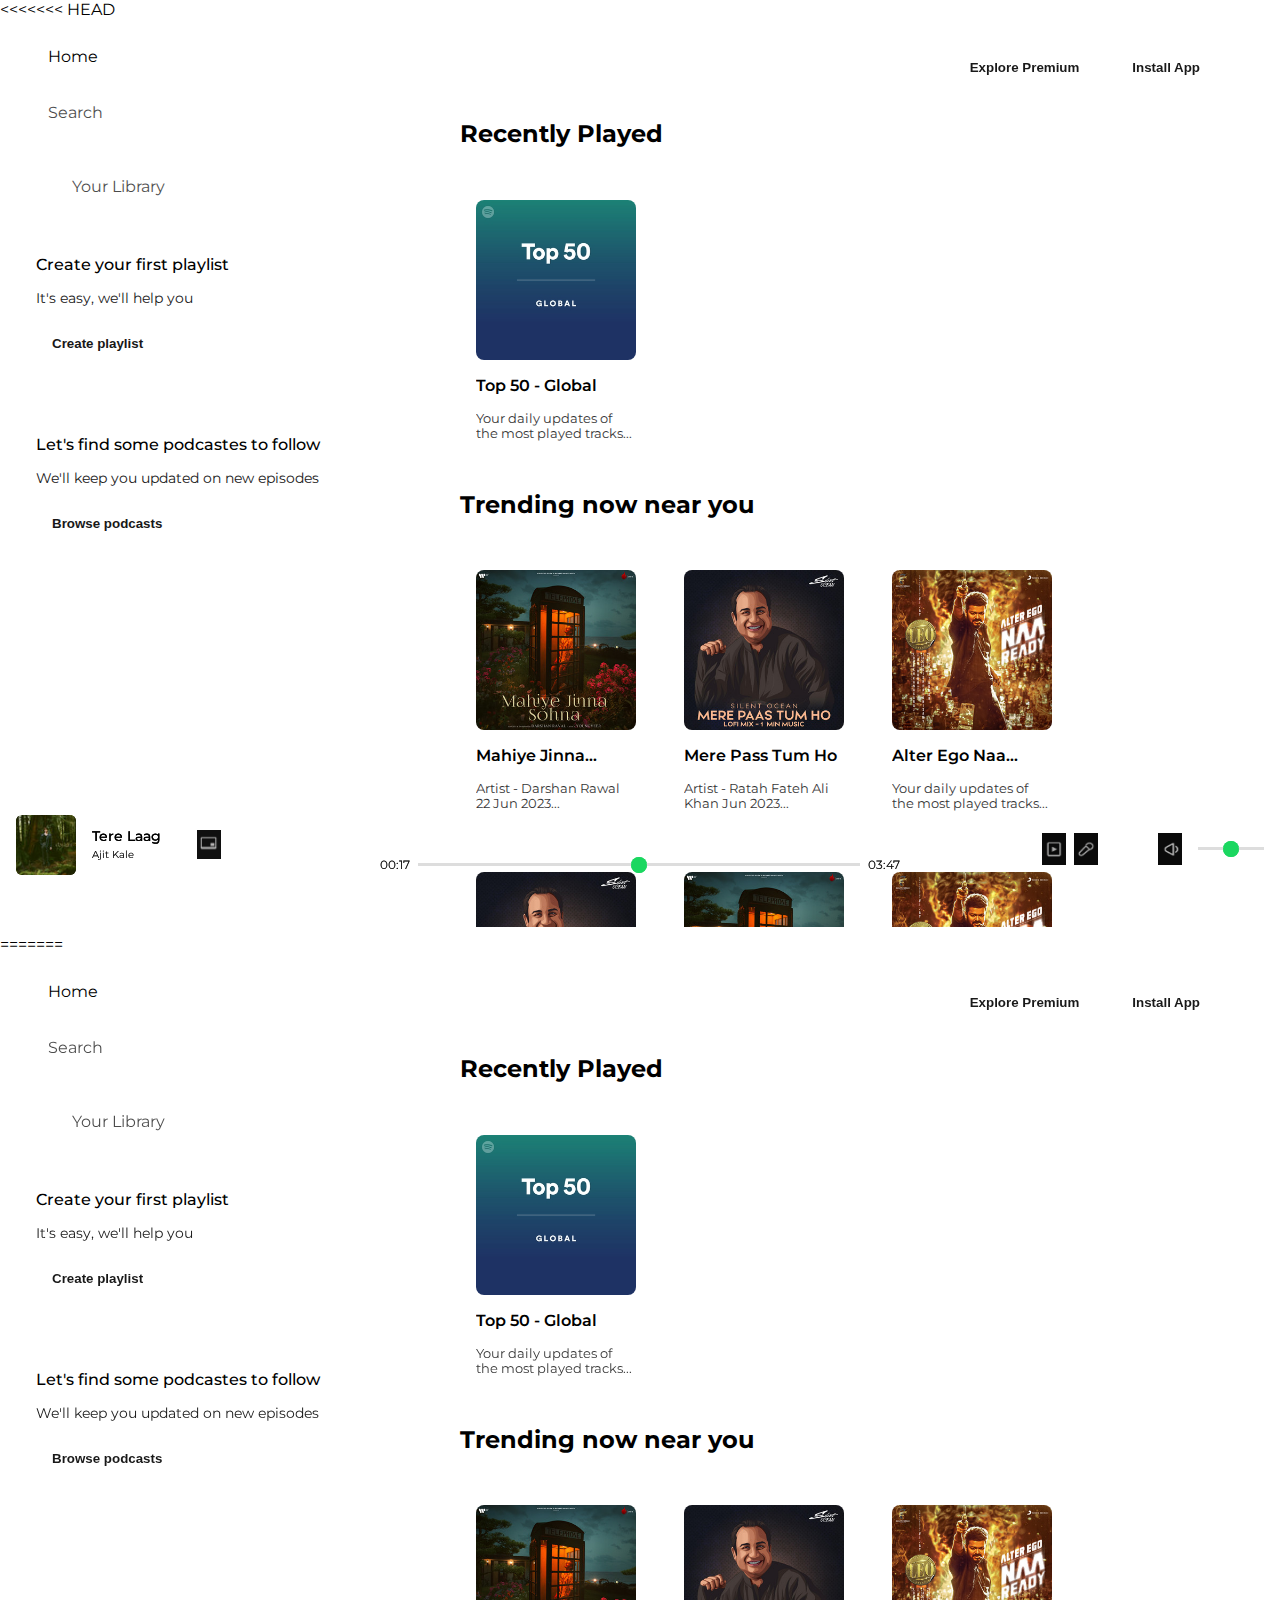
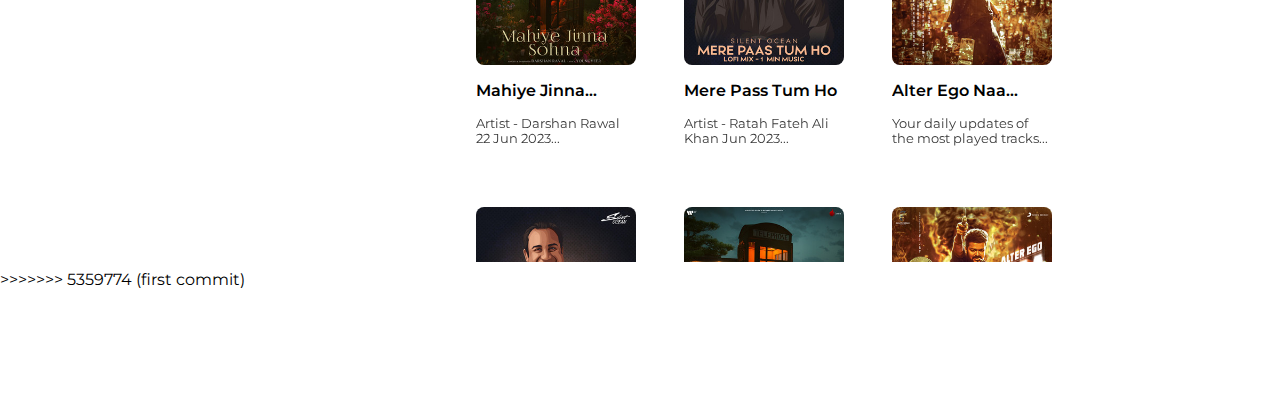
<file: index.html>
<<<<<<< HEAD
<!DOCTYPE html>
<html lang="en">
<head>
    <meta charset="UTF-8">
    <meta name="viewport" content="width=device-width, initial-scale=1.0">
    <title>Spotify - Web Player: Music for everyone</title>

    <link rel="preconnect" href="https://fonts.googleapis.com">
    <link rel="preconnect" href="https://fonts.gstatic.com" crossorigin>
    <link href="https://fonts.googleapis.com/css2?family=Montserrat:wght@300;400;500;600;700&display=swap" rel="stylesheet">
    
    <link rel="icon" href="./assests/logo.png">

    <link rel="stylesheet" href="https://cdnjs.cloudflare.com/ajax/libs/font-awesome/6.4.0/css/all.min.css" 
    integrity="sha512-iecdLmaskl7CVkqkXNQ/ZH/XLlvWZOJyj7Yy7tcenmpD1ypASozpmT/E0iPtmFIB46ZmdtAc9eNBvH0H/ZpiBw==" crossorigin="anonymous" referrerpolicy="no-referrer" />
    
    <link rel="stylesheet" href="style.css">
    
</head>
<body>
    
    <div class="main">


        <div class="sidebar hide">
            <div class="nav">
                <div class="nav-option" style="opacity: 1;">
                    <i class="fa-solid fa-house"></i>
                    <a href="#">Home</a>
                </div>
                <div class="nav-option">
                    <i class="fa-solid fa-magnifying-glass"></i>
                    <a href="#">Search</a>
                </div>
            </div>

            <div class="library ">
                <div class="options">
                    <div class="lib-option nav-option">
                        <img src="./assests/library_icon.png" alt="">
                        <a href="#">Your Library</a>
                    </div>

                    <div class="icons">
                        <i class="fa-solid fa-plus"></i>
                        <i class="fa-solid fa-arrow-right"></i>
                    </div>
                </div>

                <div class="lib-box">
                    <div class="box">
                        <p class="box-p1">Create your first playlist</p>  
                        <p class="box-p2">It's easy, we'll help you</p>
                        <button class="badge">Create playlist</button>
                    </div>

                    <div class="box">
                        <p class="box-p1">Let's find some podcastes to follow</p>  
                        <p class="box-p2">We'll keep you updated on new episodes</p>
                        <button class="badge">Browse podcasts</button>
                    </div>
                </div>
            </div>
        </div>


        <div class="main-content">
            <div class="sticky-nav">

                <div class="sticky-nav-icons">
                    <img src="./assests/backward_icon.png" class="nav-icon" alt="backword icon">
                    <img src="./assests/forward_icon.png" class="hide nav-icon" alt="forward icon">
                </div>

                <div class="sticky-nav-options">
                    <button class="badge nav-item hide">Explore Premium</button>
                    <button class="badge dark-badge nav-item"><i class="fa-regular fa-circle-down" style="margin-right: 5px;"></i>Install App</button>
                    <a href="login.html" target="_blank" rel="noopener noreferrer"><i class="fa-regular fa-user nav-item nav-icon"></i></a>
                </div>
            </div>


            <h2>Recently Played</h2>
            <div class="cards-container">
                <div class="card">
                    <img src="./assests/card1img.jpeg" class="card-img" alt="">
                    <p class="card-title">Top 50 - Global</p>
                    <p class="card-info">Your daily updates of the most played tracks...</p>
                </div>
            </div>

            <h2>Trending now near you</h2>
            <div class="cards-container">
                <div class="card">
                    <img src="./assests/card2img.jpeg" class="card-img" alt="">
                    <p class="card-title">Mahiye Jinna Sohna</p>
                    <p class="card-info">Artist - Darshan Rawal 22 Jun 2023...</p>
                </div>

                <div class="card">
                    <img src="./assests/card3img.jpeg" class="card-img" alt="">
                    <p class="card-title">Mere Pass Tum Ho</p>
                    <p class="card-info">Artist - Ratah Fateh Ali Khan Jun 2023...</p>
                </div>

                <div class="card">
                    <img src="./assests/card4img.jpeg" class="card-img" alt="">
                    <p class="card-title">Alter Ego Naa Reddy</p>
                    <p class="card-info">Your daily updates of the most played tracks...</p>
                </div>

                <div class="card">
                    <img src="./assests/card3img.jpeg" class="card-img" alt="">
                    <p class="card-title">Mere Pass Tum Ho</p>
                    <p class="card-info">Artist - Ratah Fateh Ali Khan Jun 2023...</p>
                </div>

                <div class="card">
                    <img src="./assests/card2img.jpeg" class="card-img" alt="">
                    <p class="card-title">Mahiye Jinna Sohna</p>
                    <p class="card-info">Artist - Darshan Rawal 22 Jun 2023...</p>
                </div>

                <div class="card">
                    <img src="./assests/card4img.jpeg" class="card-img" alt="">
                    <p class="card-title">Alter Ego Naa Reddy</p>
                    <p class="card-info">Your daily updates of the most played tracks...</p>
                </div>

            </div>

            <h2>Featured Charts</h2>
            <div class="cards-container">
                <div class="cards-container">
                    <div class="card">
                        <img src="./assests/card5img.jpeg" class="card-img" alt="">
                        <p class="card-title">Top Songs Global</p>
                        <p class="card-info">Your daily updates of the most played tracks...</p>
                    </div>
                </div>

                <div class="cards-container">
                    <div class="card">
                        <img src="./assests/card4img.jpeg" class="card-img" alt="">
                        <p class="card-title">Alter Ego Naa Reddy</p>
                        <p class="card-info">Your daily updates of the most played tracks...</p>
                    </div>
                </div>
    
                <div class="cards-container">
                    <div class="card">
                        <img src="./assests/card6img.jpeg" class="card-img" alt="">
                        <p class="card-title">Top Songs India</p>
                        <p class="card-info">Your daily updates of the most played tracks...</p>
                    </div>
                </div>
                
                <div class="cards-container">
                    <div class="card">
                        <img src="./assests/card5img.jpeg" class="card-img" alt="">
                        <p class="card-title">Top Songs Global</p>
                        <p class="card-info">Your daily updates of the most played tracks...</p>
                    </div>
                </div>
                
            </div>
            
            <div class="footer">
                <div class="line"></div>
            </div>
        </div>

        <div class="music-player">

            <div class="album hide">
                <img src="./Homework assests/album_picture.jpeg" class="album-image album-hover" alt="album_picture">
                
                <div class="album-details">
                    <span class="album-title album-hover">Tere Laag</span>
                    <span class="album-info album-hover"> Ajit Kale</span>
                </div>
                
                <img src="./Homework assests/album_icon1.png" class="album-icon" alt="icon">
                <img src="./Homework assests/album_icon2.png" class="album-icon" alt="icon">
            </div>

            <div class="player">
                <div class="player-controls">
                    <img src="./assests/player_icon1.png" class="player-control-icon" alt="button">
                    <img src="./assests/player_icon2.png" class="player-control-icon" alt="button">
                    <img src="./assests/player_icon3.png" class="player-control-icon play-button" alt="button" >
                    <img src="./assests/player_icon4.png" class="player-control-icon" alt="button">
                    <img src="./assests/player_icon5.png" class="player-control-icon" alt="button">
                </div>
                <div class="playback-bar">
                    <span class="curr-time">00:17</span>
                    <input type="range" min="0" max="100" class="progress-bar" step="1">
                    <span class="tot-time">03:47</span>
                </div>
            </div>

            <div class="controls hide">
                <img src="./Homework assests/controls_icon1.png" alt="" class="controls-icons album-hover">
                <img src="./Homework assests/controld_icon2.png" alt="" class="controls-icons album-hover">
                <img src="./Homework assests/controls_icon3.png" alt="" class="controls-icons album-hover" style="height: 1.2rem; width: 1.2rem;">
                <img src="./Homework assests/controls_icon4.png" alt="" class="controls-icons album-hover" style="height: 1rem; width: 1rem;">
                <img src="./Homework assests/controls_icon5.png" alt="" class="controls-icons album-hover">
                <input type="range" min="0" max="100" class="volume-bar" step="1" >
            </div>

        </div>
    </div>

</body>
</html>
=======
<!DOCTYPE html>
<html lang="en">
<head>
    <meta charset="UTF-8">
    <meta name="viewport" content="width=device-width, initial-scale=1.0">
    <title>Spotify - Web Player: Music for everyone</title>

    <link rel="preconnect" href="https://fonts.googleapis.com">
    <link rel="preconnect" href="https://fonts.gstatic.com" crossorigin>
    <link href="https://fonts.googleapis.com/css2?family=Montserrat:wght@300;400;500;600;700&display=swap" rel="stylesheet">
    
    <link rel="icon" href="./assests/logo.png">

    <link rel="stylesheet" href="https://cdnjs.cloudflare.com/ajax/libs/font-awesome/6.4.0/css/all.min.css" 
    integrity="sha512-iecdLmaskl7CVkqkXNQ/ZH/XLlvWZOJyj7Yy7tcenmpD1ypASozpmT/E0iPtmFIB46ZmdtAc9eNBvH0H/ZpiBw==" crossorigin="anonymous" referrerpolicy="no-referrer" />
    
    <link rel="stylesheet" href="style.css">
    
</head>
<body>
    
    <div class="main">


        <div class="sidebar hide">
            <div class="nav">
                <div class="nav-option" style="opacity: 1;">
                    <i class="fa-solid fa-house"></i>
                    <a href="#">Home</a>
                </div>
                <div class="nav-option">
                    <i class="fa-solid fa-magnifying-glass"></i>
                    <a href="#">Search</a>
                </div>
            </div>

            <div class="library ">
                <div class="options">
                    <div class="lib-option nav-option">
                        <img src="./assests/library_icon.png" alt="">
                        <a href="#">Your Library</a>
                    </div>

                    <div class="icons">
                        <i class="fa-solid fa-plus"></i>
                        <i class="fa-solid fa-arrow-right"></i>
                    </div>
                </div>

                <div class="lib-box">
                    <div class="box">
                        <p class="box-p1">Create your first playlist</p>  
                        <p class="box-p2">It's easy, we'll help you</p>
                        <button class="badge">Create playlist</button>
                    </div>

                    <div class="box">
                        <p class="box-p1">Let's find some podcastes to follow</p>  
                        <p class="box-p2">We'll keep you updated on new episodes</p>
                        <button class="badge">Browse podcasts</button>
                    </div>
                </div>
            </div>
        </div>


        <div class="main-content">
            <div class="sticky-nav">

                <div class="sticky-nav-icons">
                    <img src="./assests/backward_icon.png" class="nav-icon" alt="backword icon">
                    <img src="./assests/forward_icon.png" class="hide nav-icon" alt="forward icon">
                </div>

                <div class="sticky-nav-options">
                    <button class="badge nav-item hide">Explore Premium</button>
                    <button class="badge dark-badge nav-item"><i class="fa-regular fa-circle-down" style="margin-right: 5px;"></i>Install App</button>
                    <i class="fa-regular fa-user nav-item nav-icon"></i>
                </div>
            </div>


            <h2>Recently Played</h2>
            <div class="cards-container">
                <div class="card">
                    <img src="./assests/card1img.jpeg" class="card-img" alt="">
                    <p class="card-title">Top 50 - Global</p>
                    <p class="card-info">Your daily updates of the most played tracks...</p>
                </div>
            </div>

            <h2>Trending now near you</h2>
            <div class="cards-container">
                <div class="card">
                    <img src="./assests/card2img.jpeg" class="card-img" alt="">
                    <p class="card-title">Mahiye Jinna Sohna</p>
                    <p class="card-info">Artist - Darshan Rawal 22 Jun 2023...</p>
                </div>

                <div class="card">
                    <img src="./assests/card3img.jpeg" class="card-img" alt="">
                    <p class="card-title">Mere Pass Tum Ho</p>
                    <p class="card-info">Artist - Ratah Fateh Ali Khan Jun 2023...</p>
                </div>

                <div class="card">
                    <img src="./assests/card4img.jpeg" class="card-img" alt="">
                    <p class="card-title">Alter Ego Naa Reddy</p>
                    <p class="card-info">Your daily updates of the most played tracks...</p>
                </div>

                <div class="card">
                    <img src="./assests/card3img.jpeg" class="card-img" alt="">
                    <p class="card-title">Mere Pass Tum Ho</p>
                    <p class="card-info">Artist - Ratah Fateh Ali Khan Jun 2023...</p>
                </div>

                <div class="card">
                    <img src="./assests/card2img.jpeg" class="card-img" alt="">
                    <p class="card-title">Mahiye Jinna Sohna</p>
                    <p class="card-info">Artist - Darshan Rawal 22 Jun 2023...</p>
                </div>

                <div class="card">
                    <img src="./assests/card4img.jpeg" class="card-img" alt="">
                    <p class="card-title">Alter Ego Naa Reddy</p>
                    <p class="card-info">Your daily updates of the most played tracks...</p>
                </div>

            </div>

            <h2>Featured Charts</h2>
            <div class="cards-container">
                <div class="cards-container">
                    <div class="card">
                        <img src="./assests/card5img.jpeg" class="card-img" alt="">
                        <p class="card-title">Top Songs Global</p>
                        <p class="card-info">Your daily updates of the most played tracks...</p>
                    </div>
                </div>

                <div class="cards-container">
                    <div class="card">
                        <img src="./assests/card4img.jpeg" class="card-img" alt="">
                        <p class="card-title">Alter Ego Naa Reddy</p>
                        <p class="card-info">Your daily updates of the most played tracks...</p>
                    </div>
                </div>
    
                <div class="cards-container">
                    <div class="card">
                        <img src="./assests/card6img.jpeg" class="card-img" alt="">
                        <p class="card-title">Top Songs India</p>
                        <p class="card-info">Your daily updates of the most played tracks...</p>
                    </div>
                </div>
                
                <div class="cards-container">
                    <div class="card">
                        <img src="./assests/card5img.jpeg" class="card-img" alt="">
                        <p class="card-title">Top Songs Global</p>
                        <p class="card-info">Your daily updates of the most played tracks...</p>
                    </div>
                </div>
                
            </div>
            
            <div class="footer">
                <div class="line"></div>
            </div>
        </div>

        <div class="music-player">

            <div class="album hide">
                <img src="./Homework assests/album_picture.jpeg" class="album-image album-hover" alt="album_picture">
                
                <div class="album-details">
                    <span class="album-title album-hover">Tere Laag</span>
                    <span class="album-info album-hover"> Ajit Kale</span>
                </div>
                
                <img src="./Homework assests/album_icon1.png" class="album-icon" alt="icon">
                <img src="./Homework assests/album_icon2.png" class="album-icon" alt="icon">
            </div>

            <div class="player">
                <div class="player-controls">
                    <img src="./assests/player_icon1.png" class="player-control-icon" alt="button">
                    <img src="./assests/player_icon2.png" class="player-control-icon" alt="button">
                    <img src="./assests/player_icon3.png" class="player-control-icon play-button" alt="button" >
                    <img src="./assests/player_icon4.png" class="player-control-icon" alt="button">
                    <img src="./assests/player_icon5.png" class="player-control-icon" alt="button">
                </div>
                <div class="playback-bar">
                    <span class="curr-time">00:17</span>
                    <input type="range" min="0" max="100" class="progress-bar" step="1">
                    <span class="tot-time">03:47</span>
                </div>
            </div>

            <div class="controls hide">
                <img src="./Homework assests/controls_icon1.png" alt="" class="controls-icons album-hover">
                <img src="./Homework assests/controld_icon2.png" alt="" class="controls-icons album-hover">
                <img src="./Homework assests/controls_icon3.png" alt="" class="controls-icons album-hover" style="height: 1.2rem; width: 1.2rem;">
                <img src="./Homework assests/controls_icon4.png" alt="" class="controls-icons album-hover" style="height: 1rem; width: 1rem;">
                <img src="./Homework assests/controls_icon5.png" alt="" class="controls-icons album-hover">
                <input type="range" min="0" max="100" class="volume-bar" step="1" >
            </div>

        </div>
    </div>

</body>
</html>
>>>>>>> 5359774 (first commit)
</file>
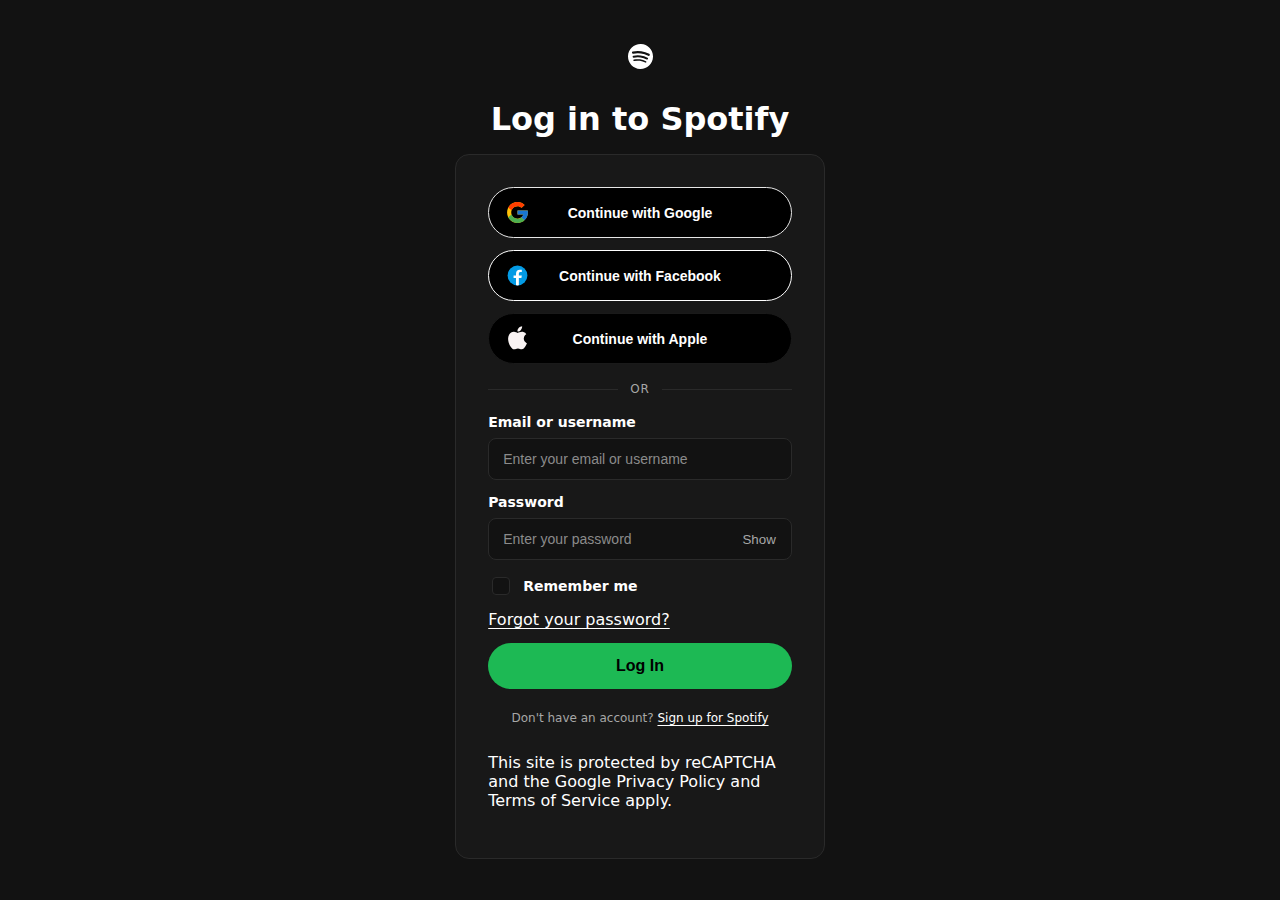
<file: login.html>
<!DOCTYPE html>
<html lang="en">
  <head>
    <meta charset="UTF-8" />
    <meta name="viewport" content="width=device-width, initial-scale=1" />
    <title>Log in – Spotify</title>
   <link rel="stylesheet" href="auth.css">
    <link rel="icon" href="./assests/logo.png">
   <link rel="preconnect" href="https://fonts.googleapis.com">
    <link rel="preconnect" href="https://fonts.gstatic.com" crossorigin>
    <link href="https://fonts.googleapis.com/css2?family=Montserrat:wght@300;400;500;600;700&display=swap" rel="stylesheet">
    
  </head>
  <body>
    <main class="container" >
      <div class="header" >
        <div class="logo" ><svg role="img" viewBox="0 0 24 24" aria-label="Spotify" aria-hidden="false" height="100%" data-encore-id="logoSpotify" class="Svg-sc-6c3c1v-0 dCdTff" style="fill: white;"><title>Spotify</title><path d="M13.427.01C6.805-.253 1.224 4.902.961 11.524.698 18.147 5.853 23.728 12.476 23.99c6.622.263 12.203-4.892 12.466-11.514S20.049.272 13.427.01m5.066 17.579a.717.717 0 0 1-.977.268 14.4 14.4 0 0 0-5.138-1.747 14.4 14.4 0 0 0-5.42.263.717.717 0 0 1-.338-1.392c1.95-.474 3.955-.571 5.958-.29 2.003.282 3.903.928 5.647 1.92a.717.717 0 0 1 .268.978m1.577-3.15a.93.93 0 0 1-1.262.376 17.7 17.7 0 0 0-5.972-1.96 17.7 17.7 0 0 0-6.281.238.93.93 0 0 1-1.11-.71.93.93 0 0 1 .71-1.11 19.5 19.5 0 0 1 6.94-.262 19.5 19.5 0 0 1 6.599 2.165c.452.245.62.81.376 1.263m1.748-3.551a1.147 1.147 0 0 1-1.546.488 21.4 21.4 0 0 0-6.918-2.208 21.4 21.4 0 0 0-7.259.215 1.146 1.146 0 0 1-.456-2.246 23.7 23.7 0 0 1 8.034-.24 23.7 23.7 0 0 1 7.657 2.445c.561.292.78.984.488 1.546m13.612-.036-.832-.247c-1.67-.495-2.14-.681-2.14-1.353 0-.637.708-1.327 2.264-1.327 1.539 0 2.839.752 3.51 1.31.116.096.24.052.24-.098V6.935c0-.097-.027-.15-.098-.203-.83-.62-2.272-1.07-3.723-1.07-2.953 0-4.722 1.68-4.722 3.59 0 2.157 1.371 2.91 3.626 3.546l.973.274c1.689.478 1.998.902 1.998 1.556 0 1.097-.831 1.433-2.07 1.433-1.556 0-3.457-.911-4.35-2.025-.08-.098-.177-.053-.177.062v2.423c0 .097.01.141.08.22.743.814 2.52 1.53 4.59 1.53 2.546 0 4.456-1.485 4.456-3.784 0-1.787-1.052-2.865-3.625-3.635m10.107-1.76c-1.68 0-2.653 1.026-3.219 2.052V9.376c0-.08-.044-.124-.124-.124h-2.22c-.079 0-.123.044-.123.124V20.72c0 .08.044.124.124.124h2.22c.079 0 .123-.044.123-.124v-4.536c.566 1.025 1.521 2.034 3.237 2.034 2.264 0 3.89-1.955 3.89-4.581s-1.644-4.545-3.908-4.545m-.654 6.986c-1.185 0-2.211-1.167-2.618-2.458.407-1.362 1.344-2.405 2.618-2.405 1.211 0 2.051.92 2.051 2.423s-.84 2.44-2.051 2.44m40.633-6.826h-2.264c-.08 0-.115.017-.15.097l-2.282 5.483-2.29-5.483c-.035-.08-.07-.097-.15-.097h-3.661v-.584c0-.955.645-1.397 1.476-1.397.496 0 1.035.256 1.415.486.089.053.15-.008.115-.088l-.796-1.901a.26.26 0 0 0-.124-.133c-.389-.203-1.025-.38-1.644-.38-1.875 0-2.954 1.432-2.954 3.254v.743h-1.503c-.08 0-.124.044-.124.124v1.768c0 .08.044.124.124.124h1.503v6.668c0 .08.044.123.124.123h2.264c.08 0 .124-.044.124-.123v-6.668h1.936l2.812 6.11-1.512 3.325c-.044.098.009.142.097.142h2.414c.08 0 .116-.018.15-.097l4.997-11.355c.035-.08-.009-.141-.097-.141M54.964 9.04c-2.865 0-4.837 2.025-4.837 4.616 0 2.573 1.971 4.616 4.837 4.616 2.856 0 4.846-2.043 4.846-4.616 0-2.591-1.99-4.616-4.846-4.616m.008 7.065c-1.37 0-2.343-1.043-2.343-2.45 0-1.405.973-2.449 2.343-2.449 1.362 0 2.335 1.043 2.335 2.45 0 1.406-.973 2.45-2.335 2.45m33.541-6.334a1.24 1.24 0 0 0-.483-.471 1.4 1.4 0 0 0-.693-.17q-.384 0-.693.17a1.24 1.24 0 0 0-.484.471q-.174.302-.174.681 0 .375.174.677.175.3.484.471t.693.17.693-.17.483-.471.175-.676q0-.38-.175-.682m-.211 1.247a1 1 0 0 1-.394.39 1.15 1.15 0 0 1-.571.14 1.16 1.16 0 0 1-.576-.14 1 1 0 0 1-.391-.39 1.14 1.14 0 0 1-.14-.566q0-.316.14-.562t.391-.388.576-.14q.32 0 .57.14.253.141.395.39t.142.565q0 .312-.142.56m-19.835-5.78c-.85 0-1.468.6-1.468 1.396s.619 1.397 1.468 1.397c.866 0 1.485-.6 1.485-1.397 0-.796-.619-1.397-1.485-1.397m19.329 5.19a.31.31 0 0 0 .134-.262q0-.168-.132-.266-.132-.099-.381-.099h-.588v1.229h.284v-.489h.154l.374.489h.35l-.41-.518a.5.5 0 0 0 .215-.084m-.424-.109h-.26v-.3h.27q.12 0 .184.036a.12.12 0 0 1 .065.116.12.12 0 0 1-.067.111.4.4 0 0 1-.192.037M69.607 9.252h-2.263c-.08 0-.124.044-.124.124v8.56c0 .08.044.123.124.123h2.263c.08 0 .124-.044.124-.123v-8.56c0-.08-.044-.124-.124-.124m-3.333 6.605a2.1 2.1 0 0 1-1.053.257c-.725 0-1.185-.425-1.185-1.362v-3.484h2.211c.08 0 .124-.044.124-.124V9.376c0-.08-.044-.124-.124-.124h-2.21V6.944c0-.097-.063-.15-.15-.08l-3.954 3.113c-.053.044-.07.088-.07.16v1.007c0 .08.044.124.123.124h1.539v3.855c0 2.087 1.203 3.06 2.918 3.06.743 0 1.46-.194 1.884-.442.062-.035.07-.07.07-.133v-1.68c0-.088-.044-.115-.123-.07" transform="translate(-0.95,0)"></path></svg></div>
      </div>
      <h1 id="page-title" class="headline">Log in to Spotify</h1>

      <section class="card" >
        <div class="socials">
          <button
            type="button"
            class="btn google sign"
          >
            <span class="ico" ><svg xmlns="http://www.w3.org/2000/svg" x="0px" y="0px" width="100" height="100" viewBox="0 0 48 48">
<path fill="#FFC107" d="M43.611,20.083H42V20H24v8h11.303c-1.649,4.657-6.08,8-11.303,8c-6.627,0-12-5.373-12-12c0-6.627,5.373-12,12-12c3.059,0,5.842,1.154,7.961,3.039l5.657-5.657C34.046,6.053,29.268,4,24,4C12.955,4,4,12.955,4,24c0,11.045,8.955,20,20,20c11.045,0,20-8.955,20-20C44,22.659,43.862,21.35,43.611,20.083z"></path><path fill="#FF3D00" d="M6.306,14.691l6.571,4.819C14.655,15.108,18.961,12,24,12c3.059,0,5.842,1.154,7.961,3.039l5.657-5.657C34.046,6.053,29.268,4,24,4C16.318,4,9.656,8.337,6.306,14.691z"></path><path fill="#4CAF50" d="M24,44c5.166,0,9.86-1.977,13.409-5.192l-6.19-5.238C29.211,35.091,26.715,36,24,36c-5.202,0-9.619-3.317-11.283-7.946l-6.522,5.025C9.505,39.556,16.227,44,24,44z"></path><path fill="#1976D2" d="M43.611,20.083H42V20H24v8h11.303c-0.792,2.237-2.231,4.166-4.087,5.571c0.001-0.001,0.002-0.001,0.003-0.002l6.19,5.238C36.971,39.205,44,34,44,24C44,22.659,43.862,21.35,43.611,20.083z"></path>
</svg></span>
            <span class="label">Continue with Google</span>
            <span></span>
          </button>
          <button
            type="button"
            class="btn facebook sign"
          >
            <span class="ico"><svg xmlns="http://www.w3.org/2000/svg" x="0px" y="0px" width="100" height="100" viewBox="0 0 48 48">
<path fill="#039be5" d="M24 5A19 19 0 1 0 24 43A19 19 0 1 0 24 5Z"></path><path fill="#fff" d="M26.572,29.036h4.917l0.772-4.995h-5.69v-2.73c0-2.075,0.678-3.915,2.619-3.915h3.119v-4.359c-0.548-0.074-1.707-0.236-3.897-0.236c-4.573,0-7.254,2.415-7.254,7.917v3.323h-4.701v4.995h4.701v13.729C22.089,42.905,23.032,43,24,43c0.875,0,1.729-0.08,2.572-0.194V29.036z"></path>
</svg></span>
            <span class="label">Continue with Facebook</span>
            <span></span>
          </button>
          <button
            type="button"
            class="btn apple"
          >
            <span class="ico"><svg xmlns="http://www.w3.org/2000/svg" x="0px" y="0px" width="100" height="100" viewBox="0,0,256,256">
<g fill="#f9f3f3" fill-rule="nonzero" stroke="none" stroke-width="1" stroke-linecap="butt" stroke-linejoin="miter" stroke-miterlimit="10" stroke-dasharray="" stroke-dashoffset="0" font-family="none" font-weight="none" font-size="none" text-anchor="none" style="mix-blend-mode: normal"><g transform="scale(8.53333,8.53333)"><path d="M25.565,9.785c-0.123,0.077 -3.051,1.702 -3.051,5.305c0.138,4.109 3.695,5.55 3.756,5.55c-0.061,0.077 -0.537,1.963 -1.947,3.94c-1.119,1.703 -2.361,3.42 -4.247,3.42c-1.794,0 -2.438,-1.135 -4.508,-1.135c-2.223,0 -2.852,1.135 -4.554,1.135c-1.886,0 -3.22,-1.809 -4.4,-3.496c-1.533,-2.208 -2.836,-5.673 -2.882,-9c-0.031,-1.763 0.307,-3.496 1.165,-4.968c1.211,-2.055 3.373,-3.45 5.734,-3.496c1.809,-0.061 3.419,1.242 4.523,1.242c1.058,0 3.036,-1.242 5.274,-1.242c0.966,0.001 3.542,0.292 5.137,2.745zM15.001,6.688c-0.322,-1.61 0.567,-3.22 1.395,-4.247c1.058,-1.242 2.729,-2.085 4.17,-2.085c0.092,1.61 -0.491,3.189 -1.533,4.339c-0.935,1.242 -2.545,2.177 -4.032,1.993z"></path></g></g>
</svg></span>
            <span class="label">Continue with Apple</span>
            <span></span>
          </button>
        </div>

        <div class="divider" >or</div>

        <form id="login-form" >
          <div class="field">
            <label for="identifier">Email or username</label>
            <input
              class="input"
              id="identifier"
              name="identifier"
              type="email"
              placeholder="Enter your email or username"
              autocomplete="username"
              required
            />
          </div>

          <div class="field">
            <label for="password">Password</label>
            <div class="password-wrap">
              <input
                class="input"
                id="password"
                name="password"
                type="password"
                placeholder="Enter your password"
                required
              />
              <button
                type="button"
                class="toggle-pass"
              >
                Show
              </button>
            </div>
          </div>

          <div class="row">
            <label class="checkbox">
              <input
                id="remember"
                name="remember"
                type="checkbox"
              />
              <span>Remember me</span>
            </label>
            <a class="muted-link" href="#">Forgot your password?</a>
          </div>

          <button class="cta" type="submit">Log In</button>

          <p class="footer">
            Don't have an account?
            <a class="muted-link" href="signup.html">Sign up for Spotify</a>
          </p>
        </form>
        <p>This site is protected by reCAPTCHA and the Google Privacy Policy and Terms of Service apply.</p>
      </section>
          

    </main>
  </body>
</html>
</file>
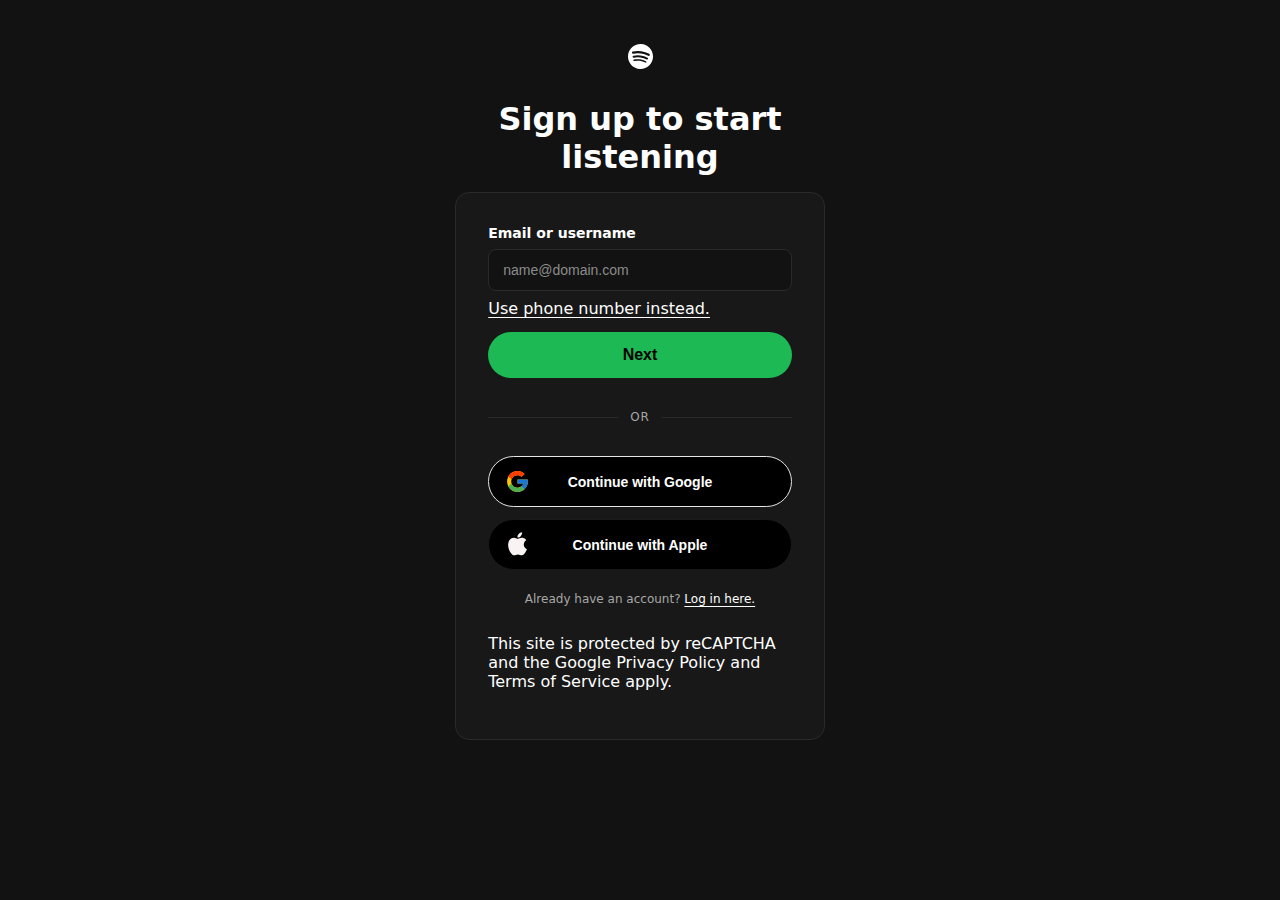
<file: signup.html>
<!DOCTYPE html>
<html lang="en">
  <head>
    <meta charset="UTF-8" />
    <meta name="viewport" content="width=device-width, initial-scale=1" />
    <title>Sign Up – Spotify</title>
   <link rel="stylesheet" href="auth.css">
    <link rel="icon" href="./assests/logo.png">
   <link rel="preconnect" href="https://fonts.googleapis.com">
    <link rel="preconnect" href="https://fonts.gstatic.com" crossorigin>
    <link href="https://fonts.googleapis.com/css2?family=Montserrat:wght@300;400;500;600;700&display=swap" rel="stylesheet">
    
  </head>
  <body>
    <main class="container" >
      <div class="header" >
        <div class="logo" ><svg role="img" viewBox="0 0 24 24" aria-label="Spotify" aria-hidden="false" height="100%" data-encore-id="logoSpotify" class="Svg-sc-6c3c1v-0 dCdTff" style="fill: white;"><title>Spotify</title><path d="M13.427.01C6.805-.253 1.224 4.902.961 11.524.698 18.147 5.853 23.728 12.476 23.99c6.622.263 12.203-4.892 12.466-11.514S20.049.272 13.427.01m5.066 17.579a.717.717 0 0 1-.977.268 14.4 14.4 0 0 0-5.138-1.747 14.4 14.4 0 0 0-5.42.263.717.717 0 0 1-.338-1.392c1.95-.474 3.955-.571 5.958-.29 2.003.282 3.903.928 5.647 1.92a.717.717 0 0 1 .268.978m1.577-3.15a.93.93 0 0 1-1.262.376 17.7 17.7 0 0 0-5.972-1.96 17.7 17.7 0 0 0-6.281.238.93.93 0 0 1-1.11-.71.93.93 0 0 1 .71-1.11 19.5 19.5 0 0 1 6.94-.262 19.5 19.5 0 0 1 6.599 2.165c.452.245.62.81.376 1.263m1.748-3.551a1.147 1.147 0 0 1-1.546.488 21.4 21.4 0 0 0-6.918-2.208 21.4 21.4 0 0 0-7.259.215 1.146 1.146 0 0 1-.456-2.246 23.7 23.7 0 0 1 8.034-.24 23.7 23.7 0 0 1 7.657 2.445c.561.292.78.984.488 1.546m13.612-.036-.832-.247c-1.67-.495-2.14-.681-2.14-1.353 0-.637.708-1.327 2.264-1.327 1.539 0 2.839.752 3.51 1.31.116.096.24.052.24-.098V6.935c0-.097-.027-.15-.098-.203-.83-.62-2.272-1.07-3.723-1.07-2.953 0-4.722 1.68-4.722 3.59 0 2.157 1.371 2.91 3.626 3.546l.973.274c1.689.478 1.998.902 1.998 1.556 0 1.097-.831 1.433-2.07 1.433-1.556 0-3.457-.911-4.35-2.025-.08-.098-.177-.053-.177.062v2.423c0 .097.01.141.08.22.743.814 2.52 1.53 4.59 1.53 2.546 0 4.456-1.485 4.456-3.784 0-1.787-1.052-2.865-3.625-3.635m10.107-1.76c-1.68 0-2.653 1.026-3.219 2.052V9.376c0-.08-.044-.124-.124-.124h-2.22c-.079 0-.123.044-.123.124V20.72c0 .08.044.124.124.124h2.22c.079 0 .123-.044.123-.124v-4.536c.566 1.025 1.521 2.034 3.237 2.034 2.264 0 3.89-1.955 3.89-4.581s-1.644-4.545-3.908-4.545m-.654 6.986c-1.185 0-2.211-1.167-2.618-2.458.407-1.362 1.344-2.405 2.618-2.405 1.211 0 2.051.92 2.051 2.423s-.84 2.44-2.051 2.44m40.633-6.826h-2.264c-.08 0-.115.017-.15.097l-2.282 5.483-2.29-5.483c-.035-.08-.07-.097-.15-.097h-3.661v-.584c0-.955.645-1.397 1.476-1.397.496 0 1.035.256 1.415.486.089.053.15-.008.115-.088l-.796-1.901a.26.26 0 0 0-.124-.133c-.389-.203-1.025-.38-1.644-.38-1.875 0-2.954 1.432-2.954 3.254v.743h-1.503c-.08 0-.124.044-.124.124v1.768c0 .08.044.124.124.124h1.503v6.668c0 .08.044.123.124.123h2.264c.08 0 .124-.044.124-.123v-6.668h1.936l2.812 6.11-1.512 3.325c-.044.098.009.142.097.142h2.414c.08 0 .116-.018.15-.097l4.997-11.355c.035-.08-.009-.141-.097-.141M54.964 9.04c-2.865 0-4.837 2.025-4.837 4.616 0 2.573 1.971 4.616 4.837 4.616 2.856 0 4.846-2.043 4.846-4.616 0-2.591-1.99-4.616-4.846-4.616m.008 7.065c-1.37 0-2.343-1.043-2.343-2.45 0-1.405.973-2.449 2.343-2.449 1.362 0 2.335 1.043 2.335 2.45 0 1.406-.973 2.45-2.335 2.45m33.541-6.334a1.24 1.24 0 0 0-.483-.471 1.4 1.4 0 0 0-.693-.17q-.384 0-.693.17a1.24 1.24 0 0 0-.484.471q-.174.302-.174.681 0 .375.174.677.175.3.484.471t.693.17.693-.17.483-.471.175-.676q0-.38-.175-.682m-.211 1.247a1 1 0 0 1-.394.39 1.15 1.15 0 0 1-.571.14 1.16 1.16 0 0 1-.576-.14 1 1 0 0 1-.391-.39 1.14 1.14 0 0 1-.14-.566q0-.316.14-.562t.391-.388.576-.14q.32 0 .57.14.253.141.395.39t.142.565q0 .312-.142.56m-19.835-5.78c-.85 0-1.468.6-1.468 1.396s.619 1.397 1.468 1.397c.866 0 1.485-.6 1.485-1.397 0-.796-.619-1.397-1.485-1.397m19.329 5.19a.31.31 0 0 0 .134-.262q0-.168-.132-.266-.132-.099-.381-.099h-.588v1.229h.284v-.489h.154l.374.489h.35l-.41-.518a.5.5 0 0 0 .215-.084m-.424-.109h-.26v-.3h.27q.12 0 .184.036a.12.12 0 0 1 .065.116.12.12 0 0 1-.067.111.4.4 0 0 1-.192.037M69.607 9.252h-2.263c-.08 0-.124.044-.124.124v8.56c0 .08.044.123.124.123h2.263c.08 0 .124-.044.124-.123v-8.56c0-.08-.044-.124-.124-.124m-3.333 6.605a2.1 2.1 0 0 1-1.053.257c-.725 0-1.185-.425-1.185-1.362v-3.484h2.211c.08 0 .124-.044.124-.124V9.376c0-.08-.044-.124-.124-.124h-2.21V6.944c0-.097-.063-.15-.15-.08l-3.954 3.113c-.053.044-.07.088-.07.16v1.007c0 .08.044.124.123.124h1.539v3.855c0 2.087 1.203 3.06 2.918 3.06.743 0 1.46-.194 1.884-.442.062-.035.07-.07.07-.133v-1.68c0-.088-.044-.115-.123-.07" transform="translate(-0.95,0)"></path></svg></div>
      </div>
      <h1 id="page-title" class="headline">Sign up to start listening</h1>

      <section class="card" >
        
        <form id="login-form" >
          <div class="field">
            <label for="identifier">Email or username</label>
            <input
              class="input"
              id="identifier"
              name="identifier"
              type="email"
              placeholder="name@domain.com"
              autocomplete="username"
              required
            />
             <a class="muted-link phone" href="#">Use phone number instead.</a>
          </div>


      
          <button class="cta" type="submit">Next</button>

        <div class="divider" >or</div>


<div class="socials">
          <button
            type="button"
            class="btn google sign"
          >
            <span class="ico" ><svg xmlns="http://www.w3.org/2000/svg" x="0px" y="0px" width="100" height="100" viewBox="0 0 48 48">
<path fill="#FFC107" d="M43.611,20.083H42V20H24v8h11.303c-1.649,4.657-6.08,8-11.303,8c-6.627,0-12-5.373-12-12c0-6.627,5.373-12,12-12c3.059,0,5.842,1.154,7.961,3.039l5.657-5.657C34.046,6.053,29.268,4,24,4C12.955,4,4,12.955,4,24c0,11.045,8.955,20,20,20c11.045,0,20-8.955,20-20C44,22.659,43.862,21.35,43.611,20.083z"></path><path fill="#FF3D00" d="M6.306,14.691l6.571,4.819C14.655,15.108,18.961,12,24,12c3.059,0,5.842,1.154,7.961,3.039l5.657-5.657C34.046,6.053,29.268,4,24,4C16.318,4,9.656,8.337,6.306,14.691z"></path><path fill="#4CAF50" d="M24,44c5.166,0,9.86-1.977,13.409-5.192l-6.19-5.238C29.211,35.091,26.715,36,24,36c-5.202,0-9.619-3.317-11.283-7.946l-6.522,5.025C9.505,39.556,16.227,44,24,44z"></path><path fill="#1976D2" d="M43.611,20.083H42V20H24v8h11.303c-0.792,2.237-2.231,4.166-4.087,5.571c0.001-0.001,0.002-0.001,0.003-0.002l6.19,5.238C36.971,39.205,44,34,44,24C44,22.659,43.862,21.35,43.611,20.083z"></path>
</svg></span>
            <span class="label">Continue with Google</span>
            <span></span>
          </button>
          
          <button
            type="button"
            class="btn apple"
          >
            <span class="ico"><svg xmlns="http://www.w3.org/2000/svg" x="0px" y="0px" width="100" height="100" viewBox="0,0,256,256">
<g fill="#f9f3f3" fill-rule="nonzero" stroke="none" stroke-width="1" stroke-linecap="butt" stroke-linejoin="miter" stroke-miterlimit="10" stroke-dasharray="" stroke-dashoffset="0" font-family="none" font-weight="none" font-size="none" text-anchor="none" style="mix-blend-mode: normal"><g transform="scale(8.53333,8.53333)"><path d="M25.565,9.785c-0.123,0.077 -3.051,1.702 -3.051,5.305c0.138,4.109 3.695,5.55 3.756,5.55c-0.061,0.077 -0.537,1.963 -1.947,3.94c-1.119,1.703 -2.361,3.42 -4.247,3.42c-1.794,0 -2.438,-1.135 -4.508,-1.135c-2.223,0 -2.852,1.135 -4.554,1.135c-1.886,0 -3.22,-1.809 -4.4,-3.496c-1.533,-2.208 -2.836,-5.673 -2.882,-9c-0.031,-1.763 0.307,-3.496 1.165,-4.968c1.211,-2.055 3.373,-3.45 5.734,-3.496c1.809,-0.061 3.419,1.242 4.523,1.242c1.058,0 3.036,-1.242 5.274,-1.242c0.966,0.001 3.542,0.292 5.137,2.745zM15.001,6.688c-0.322,-1.61 0.567,-3.22 1.395,-4.247c1.058,-1.242 2.729,-2.085 4.17,-2.085c0.092,1.61 -0.491,3.189 -1.533,4.339c-0.935,1.242 -2.545,2.177 -4.032,1.993z"></path></g></g>
</svg></span>
            <span class="label">Continue with Apple</span>
            <span></span>
          </button>
        </div>




          <p class="footer">
           Already have an account?
            <a class="muted-link" href="login"> Log in here.</a>
          </p>
        </form>
        <p>This site is protected by reCAPTCHA and the Google Privacy Policy and Terms of Service apply.</p>
      </section>
          

    </main>
  </body>
</html>
</file>
<file: style.css>
<<<<<<< HEAD
:root {
    --gray :#121212;
    --black:#000;
    --white:#fff;
    --light-gray :#232323;
}

body {
    margin: 0;
    padding: 0;
    font-family: 'Montserrat', sans-serif;
    box-sizing: border-box;
    background-color: var(--black);
    color: var(--white);
    overflow: hidden;
}

.main {
    display: flex;
    height: 100vh;
    padding: 0.5rem;
}


.sidebar {
    width: 32%;
    border-radius: 1rem; 
    background-color: var(--black);
    margin-right: 0.5rem;
}

.main-content {
    flex: 1;
    border-radius: 1rem;
    background-color: var(--gray);
    overflow: auto;
    padding: 0 1.5rem 0 1.5rem;
}

.music-player {
    position: fixed;
    bottom: 0;
    width: 100%;
    height: 10%;
    background-color: var(--black);
}

a {
    text-decoration: none;
    color: var(--white);
}

.nav {
    background-color: var(--gray);
    border-radius: 1rem;
    display: flex;
    flex-direction: column;
    justify-content: center;
    height: 100px;
    padding: 0.5rem 0.75rem;
}

.nav-option {
    line-height: 2.5rem;
    opacity: 0.7;
    padding: 0.5rem 0.75rem;
}

.nav-option:hover{
    line-height: 2.5rem;
    opacity: 1;
}

.nav-option i {
    font-size: 1.25rem;
}

.nav-option a {
    font-size: 1rem;
    margin-left: 1rem;
}

.library {
    background-color: var(--gray);
    border-radius: 1rem;
    height: 100%;
    margin-top: 0.5rem;
    padding: 0.5rem 0.75rem;
}

.options {
    display: flex;
    justify-content: space-between;
    align-items: center;
}

.lib-option img {
    height: 1.25rem;
    width: 1.25rem;
}

.icons {
    font-size: 1.25rem;
    display: flex;
}

.icons i {
    opacity: 0.7;
    margin-right: 1rem;
}

.icons i:hover {
    opacity: 1;
    cursor: pointer;
}

.box {
    height: 8rem;
    background-color: var(--light-gray);
    border-radius: 0.75rem;
    margin: 0.75rem 0 1.75rem 0;
    padding: 0.75rem 1rem;
}

.box-p1 {
    font-size: 1rem;
    font-weight: 500;
}

.box-p2 {
    font-size: 0.85rem;
    opacity: 0.9;
}

.badge {
    background-color: var(--white);
    border: none;
    border-radius: 100px;
    padding: 0.25rem 1rem;
    font-weight: 700;
    margin-top: 0.5rem;
    height: 2rem;
    width: fit-content;
    opacity: 0.9;
}

.dark-badge {
    background-color: var(--black);
    color: var(--white);
}

.badge:hover {
    opacity: 1;
    cursor: pointer;
    transform: scale(1.02);
}


.sticky-nav {
    position: sticky;
    top: 0;
    background-color: var(--gray);
    display: flex;
    justify-content: space-between;
    align-items: center;
    padding: 1rem 0 1rem 0;
    z-index: 10;
}

.sticky-nav-icons {
    margin-left: 0.75rem;
}

.nav-icon {
    opacity: 0.9;
}

.nav-icon:hover {
    opacity: 1;
    cursor: pointer;
    transform: scale(1.04);
}

.sticky-nav-options{
    display: flex;
    justify-content: center;
    align-items: center;
}

.nav-item {
    margin-right: 1rem;
}




.card {
    background-color: var(--light-gray);
    width: 160px;
    border-radius: 0.5rem;
    padding: 1rem;
    margin-left: 1rem;
    margin-top: 1rem;
}

.cards-container {
    display: flex;
    flex-wrap: wrap;

}

.card-img {
    width: 100%;
    border-radius: 0.5rem;
}

.card-title {
    font-weight: 600;
    width:160px;
    display: -webkit-box;
    -webkit-line-clamp: 1;
    -webkit-box-orient: vertical;
    overflow: hidden;
}

.main-content h2 {
    padding-left: 1rem;
}

.card-info {
    font-size: 0.8rem;
    opacity: 0.8;
}

.card:hover {
    cursor: pointer;
    background-color: #343434;
}


.footer {
    height: 300px;
    display: flex;
    align-items: center;
    justify-content: center;
}

.line {
    width: 96%;
    height: 40%;
    border-top: 1px solid white;
    opacity: 0.3;
}


.music-player {
    display: flex;
    justify-content: space-between;
    align-items: center;
    padding: 0.75rem 0 0.4rem 0;
}

.album {
    width: 25%;
}

.player {
    width: 50%;
}

.controls {
    width: 25%;
}

.player-controls {
    display: flex;
    justify-content: center;
    align-items: center;
}

.player-control-icon {
    height: 1rem;
    margin-right: 1.75rem;
    opacity: 0.75;
}
.player-control-icon:hover {
    opacity: 1;
    cursor: pointer;
}

.play-button {
    opacity: 1;
    height: 2rem;
}
.play-button:hover {
    transform: scale(1.1);
}

.playback-bar {
    display: flex;
    justify-content: center;
    align-items: center;
}

.progress-bar {
    width: 70%;
    appearance: none;
    background-color: transparent;
    cursor: pointer;
    margin: 1rem 0.5rem;
}

.playback-bar span {
    font-size: 0.75rem;
    opacity: 0.75;
}

.progress-bar::-webkit-slider-runnable-track {
    border-top: 3px solid #ddd;
    height: 0.2rem;
}

.progress-bar::-webkit-slider-thumb {
    appearance: none;
    height: 1rem;
    width: 1rem;
    background-color: #1bd760;
    border-radius: 50%;
    margin-top: -9px;
}


.album {
    display: flex;
    align-items: center;
    justify-content: start;
    margin-bottom: 0.5rem;
}

.album-image {
    height: 60px;
    width: 60px;
    border-radius: 10%;
    margin: 0.5rem;

}

.album-details {
    display: flex;
    flex-direction: column;
    margin-inline: 0.5rem;
}

.album-icon {
    width: 1.5em;
    opacity: 0.75;
    margin-right: 0.25rem;
}
.album-icon:hover {
    opacity: 1;
    cursor: pointer;
}

.album-title {
    font-weight: 500;
    font-size: 0.85rem;
    margin-bottom: 0.25rem;
}
.album-info {
    font-size: 0.65rem;
    opacity: 0.75;
}
.album-hover:hover {
    text-decoration: underline;
    opacity: 1;
    cursor: pointer;
}

.controls {
    display: flex;
    justify-content: flex-end;
    align-items: center;
    margin-right: 1rem;
}

.controls-icons {
    height: 2rem;
    width: 1.5rem;
    margin-right: 0.5rem;
    opacity: 0.8;
}

.volume-bar {
    width: 21%;
    appearance: none;
    background-color: transparent;
    cursor: pointer;
    margin: 1rem 0.5rem;
}

.volume-bar::-webkit-slider-runnable-track {
  
    border-top: 3px solid #ddd;
    height: 0.2rem;
}

.volume-bar::-webkit-slider-thumb {
    appearance: none;
    height: 1rem;
    width: 1rem;
    background-color: #1bd760;
    border-radius: 50%;
    margin-top: -9px;
}

@media (max-width: 1000px) {
    .hide {
        display: none;
    }
    .player {
        width: 100%;
    }
=======
:root {
    --gray :#121212;
    --black:#000;
    --white:#fff;
    --light-gray :#232323;
}

body {
    margin: 0;
    padding: 0;
    font-family: 'Montserrat', sans-serif;
    box-sizing: border-box;
    background-color: var(--black);
    color: var(--white);
    overflow: hidden;
}

.main {
    display: flex;
    height: 100vh;
    padding: 0.5rem;
}


.sidebar {
    width: 32%;
    border-radius: 1rem; 
    background-color: var(--black);
    margin-right: 0.5rem;
}

.main-content {
    flex: 1;
    border-radius: 1rem;
    background-color: var(--gray);
    overflow: auto;
    padding: 0 1.5rem 0 1.5rem;
}

.music-player {
    position: fixed;
    bottom: 0;
    width: 100%;
    height: 10%;
    background-color: var(--black);
}

a {
    text-decoration: none;
    color: var(--white);
}

.nav {
    background-color: var(--gray);
    border-radius: 1rem;
    display: flex;
    flex-direction: column;
    justify-content: center;
    height: 100px;
    padding: 0.5rem 0.75rem;
}

.nav-option {
    line-height: 2.5rem;
    opacity: 0.7;
    padding: 0.5rem 0.75rem;
}

.nav-option:hover{
    line-height: 2.5rem;
    opacity: 1;
}

.nav-option i {
    font-size: 1.25rem;
}

.nav-option a {
    font-size: 1rem;
    margin-left: 1rem;
}

.library {
    background-color: var(--gray);
    border-radius: 1rem;
    height: 100%;
    margin-top: 0.5rem;
    padding: 0.5rem 0.75rem;
}

.options {
    display: flex;
    justify-content: space-between;
    align-items: center;
}

.lib-option img {
    height: 1.25rem;
    width: 1.25rem;
}

.icons {
    font-size: 1.25rem;
    display: flex;
}

.icons i {
    opacity: 0.7;
    margin-right: 1rem;
}

.icons i:hover {
    opacity: 1;
    cursor: pointer;
}

.box {
    height: 8rem;
    background-color: var(--light-gray);
    border-radius: 0.75rem;
    margin: 0.75rem 0 1.75rem 0;
    padding: 0.75rem 1rem;
}

.box-p1 {
    font-size: 1rem;
    font-weight: 500;
}

.box-p2 {
    font-size: 0.85rem;
    opacity: 0.9;
}

.badge {
    background-color: var(--white);
    border: none;
    border-radius: 100px;
    padding: 0.25rem 1rem;
    font-weight: 700;
    margin-top: 0.5rem;
    height: 2rem;
    width: fit-content;
    opacity: 0.9;
}

.dark-badge {
    background-color: var(--black);
    color: var(--white);
}

.badge:hover {
    opacity: 1;
    cursor: pointer;
    transform: scale(1.02);
}


.sticky-nav {
    position: sticky;
    top: 0;
    background-color: var(--gray);
    display: flex;
    justify-content: space-between;
    align-items: center;
    padding: 1rem 0 1rem 0;
    z-index: 10;
}

.sticky-nav-icons {
    margin-left: 0.75rem;
}

.nav-icon {
    opacity: 0.9;
}

.nav-icon:hover {
    opacity: 1;
    cursor: pointer;
    transform: scale(1.04);
}

.sticky-nav-options{
    display: flex;
    justify-content: center;
    align-items: center;
}

.nav-item {
    margin-right: 1rem;
}




.card {
    background-color: var(--light-gray);
    width: 160px;
    border-radius: 0.5rem;
    padding: 1rem;
    margin-left: 1rem;
    margin-top: 1rem;
}

.cards-container {
    display: flex;
    flex-wrap: wrap;

}

.card-img {
    width: 100%;
    border-radius: 0.5rem;
}

.card-title {
    font-weight: 600;
    width:160px;
    display: -webkit-box;
    -webkit-line-clamp: 1;
    -webkit-box-orient: vertical;
    overflow: hidden;
}

.main-content h2 {
    padding-left: 1rem;
}

.card-info {
    font-size: 0.8rem;
    opacity: 0.8;
}

.card:hover {
    cursor: pointer;
    background-color: #343434;
}


.footer {
    height: 300px;
    display: flex;
    align-items: center;
    justify-content: center;
}

.line {
    width: 96%;
    height: 40%;
    border-top: 1px solid white;
    opacity: 0.3;
}


.music-player {
    display: flex;
    justify-content: space-between;
    align-items: center;
    padding: 0.75rem 0 0.4rem 0;
}

.album {
    width: 25%;
}

.player {
    width: 50%;
}

.controls {
    width: 25%;
}

.player-controls {
    display: flex;
    justify-content: center;
    align-items: center;
}

.player-control-icon {
    height: 1rem;
    margin-right: 1.75rem;
    opacity: 0.75;
}
.player-control-icon:hover {
    opacity: 1;
    cursor: pointer;
}

.play-button {
    opacity: 1;
    height: 2rem;
}
.play-button:hover {
    transform: scale(1.1);
}

.playback-bar {
    display: flex;
    justify-content: center;
    align-items: center;
}

.progress-bar {
    width: 70%;
    appearance: none;
    background-color: transparent;
    cursor: pointer;
    margin: 1rem 0.5rem;
}

.playback-bar span {
    font-size: 0.75rem;
    opacity: 0.75;
}

.progress-bar::-webkit-slider-runnable-track {
    border-top: 3px solid #ddd;
    height: 0.2rem;
}

.progress-bar::-webkit-slider-thumb {
    appearance: none;
    height: 1rem;
    width: 1rem;
    background-color: #1bd760;
    border-radius: 50%;
    margin-top: -9px;
}


.album {
    display: flex;
    align-items: center;
    justify-content: start;
    margin-bottom: 0.5rem;
}

.album-image {
    height: 60px;
    width: 60px;
    border-radius: 10%;
    margin: 0.5rem;

}

.album-details {
    display: flex;
    flex-direction: column;
    margin-inline: 0.5rem;
}

.album-icon {
    width: 1.5em;
    opacity: 0.75;
    margin-right: 0.25rem;
}
.album-icon:hover {
    opacity: 1;
    cursor: pointer;
}

.album-title {
    font-weight: 500;
    font-size: 0.85rem;
    margin-bottom: 0.25rem;
}
.album-info {
    font-size: 0.65rem;
    opacity: 0.75;
}
.album-hover:hover {
    text-decoration: underline;
    opacity: 1;
    cursor: pointer;
}

.controls {
    display: flex;
    justify-content: flex-end;
    align-items: center;
    margin-right: 1rem;
}

.controls-icons {
    height: 2rem;
    width: 1.5rem;
    margin-right: 0.5rem;
    opacity: 0.8;
}

.volume-bar {
    width: 21%;
    appearance: none;
    background-color: transparent;
    cursor: pointer;
    margin: 1rem 0.5rem;
}

.volume-bar::-webkit-slider-runnable-track {
  
    border-top: 3px solid #ddd;
    height: 0.2rem;
}

.volume-bar::-webkit-slider-thumb {
    appearance: none;
    height: 1rem;
    width: 1rem;
    background-color: #1bd760;
    border-radius: 50%;
    margin-top: -9px;
}

@media (max-width: 1000px) {
    .hide {
        display: none;
    }
    .player {
        width: 100%;
    }
>>>>>>> 5359774 (first commit)
}
</file>
<file: auth.css>
:root {
        --bg: #121212;
        --card: #181818;
        --muted: #a7a7a7;
        --text: #fff;
        --accent: #1db954;
        --accent-press: #1aa34a;
        --line: #2a2a2a;
        --focus: #3d91f4;
        --radius: 14px;
      }

      * {
        box-sizing: border-box;
      }
      html,
      body {
        height: 100%;
      }

      body {
        margin: 0;
        font-family: system-ui, -apple-system, Segoe UI, Roboto, Helvetica,
          Arial, "Apple Color Emoji", "Segoe UI Emoji";
        background: var(--bg);
        color: var(--text);
        display: grid;
        place-items: start center;
        padding: 24px;
      }

      .container {
        width: 30%;
        max-width: 734px;
        display: grid;
        gap: 16px;
      }

      .header {
        display: flex;
        justify-content: center;
        align-items: center;
        gap: 12px;
        padding: 12px 0 8px;
      }

      .logo {
        width: 40px;
        height: 40px;
        display: grid;
        place-items: center;
        /* background: var(--accent); */
        color: #000;
        border-radius: 50%;
        font-weight: 900;
        letter-spacing: -0.02em;
        user-select: none;
      }
svg{
        height: 25px;
    width: 25px;

}
.phone{
    color:#1ed760;
}
      .headline {
        text-align: center;
        font-size: clamp(24px, 2.4vw + 8px, 32px);
        font-weight: 800;
        margin: 0;
      }

      .card {
        background: var(--card);
        border-radius: var(--radius);
        border: 1px solid var(--line);
        padding: clamp(16px, 3vw, 32px);
      }

      .socials {
        display: grid;
        gap: 12px;
      }

      .btn {
        appearance: none;
        width: 100%;
        border: 1px solid var(--line);
        background: #2a2a2a;
        color: var(--text);
        padding: 12px 16px;
        border-radius: 999px;
        font-size: 14px;
        font-weight: 700;
        display: grid;
        grid-template-columns: 24px 1fr 24px;
        align-items: center;
        gap: 12px;
        cursor: pointer;
        transition: transform 0.04s ease, background 0.2s ease,
          border-color 0.2s ease;
      }
      .btn:hover {
        background: #303030;
        border-color: #3a3a3a;
      }
      .btn:active {
        transform: translateY(1px);
      }
      .btn:focus-visible {
        outline: 2px solid var(--focus);
        outline-offset: 2px;
      }

      .btn .ico {
        display: grid;
        place-items: center;
      }
      .btn .label {
        justify-self: center;
      }

      .btn.google {
        background: #fff;
        color: #000;
        border-color: #e6e6e6;
      }
      .btn.google.sign{ background: #000;
        color: #fff;
        border-color: #e6e6e6;}

      .btn.google:hover {
        background: #f2f2f2;
        color: #0a0a0a;
      }
      .btn.apple {
        background: #000;
        color: #fff;
        border-color: #1a1a1a;
      }
      .btn.facebook {
        background: #000;
        border-color: #fff;
      }

      .divider {
        display: grid;
        grid-template-columns: 1fr auto 1fr;
        align-items: center;
        gap: 12px;
        color: var(--muted);
        font-size: 12px;
        letter-spacing: 0.08em;
        text-transform: uppercase;
        margin: 18px 0;
      }
      .divider::before,
      .divider::after {
        content: "";
        height: 1px;
        background: var(--line);
      }

      form {
        display: grid;
        gap: 14px;
      }

      label {
        font-size: 14px;
        font-weight: 700;
      }

      .field {
        display: grid;
        gap: 8px;
      }

      .input {
        width: 100%;
        background: #121212;
        color: var(--text);
        border: 1px solid var(--line);
        border-radius: 8px;
        padding: 12px 14px;
        font-size: 14px;
        outline: none;
        transition: border-color 0.2s ease, box-shadow 0.2s ease;
      }
      .input::placeholder {
        color: #8b8b8b;
      }
      .input:focus {
        border-color: #4a4a4a;
        box-shadow: 0 0 0 3px rgba(61, 145, 244, 0.3);
      }

      .password-wrap {
        position: relative;
      }
      .toggle-pass {
        position: absolute;
        right: 8px;
        top: 50%;
        transform: translateY(-50%);
        background: transparent;
        border: 0;
        color: var(--muted);
        padding: 8px;
        border-radius: 8px;
        cursor: pointer;
      }
      .toggle-pass:focus-visible {
        outline: 2px solid var(--focus);
        outline-offset: 2px;
      }

      .row {
        display: flex;
        align-items: center;
        justify-content: space-between;
        gap: 12px;
        flex-wrap: wrap;
      }
      .checkbox {
        display: inline-flex;
        align-items: center;
        gap: 10px;
        color: var(--text);
        user-select: none;
      }
      .checkbox input {
        appearance: none;
        width: 18px;
        height: 18px;
        border-radius: 4px;
        background: #121212;
        border: 1px solid var(--line);
        display: grid;
        place-items: center;
      }
      .checkbox input:checked {
        background: var(--accent);
        border-color: var(--accent);
      }
      .checkbox input:focus-visible {
        outline: 2px solid var(--focus);
        outline-offset: 2px;
      }

      .cta {
        width: 100%;
        border: 0;
        background: var(--accent);
        color: #000;
        padding: 14px 18px;
        border-radius: 999px;
        font-weight: 800;
        font-size: 16px;
        cursor: pointer;
        transition: transform 0.04s ease, background 0.2s ease;
      }
      .cta:hover {
        background: var(--accent-press);
      }
      .cta:active {
        transform: translateY(1px);
      }
      .cta:focus-visible {
        outline: 2px solid var(--focus);
        outline-offset: 2px;
      }

      .muted-link {
        color: var(--text);
        text-decoration: underline;
        text-underline-offset: 3px;
      }
      .muted-link:hover {
        opacity: 0.9;
      }

      .footer {
        text-align: center;
        color: var(--muted);
        font-size: 12px;
        margin-top: 8px;
      }

      .legal {
        color: var(--muted);
        font-size: 11px;
        line-height: 1.5;
        text-align: center;
        margin-top: 18px;
      }

      @media (max-width: 560px) {
        .container {
          max-width: 520px;
        }
        .card {
          padding: 16px;
          border-radius: 12px;
        }
        .btn {
          font-weight: 700;
        }
      }
</file>
